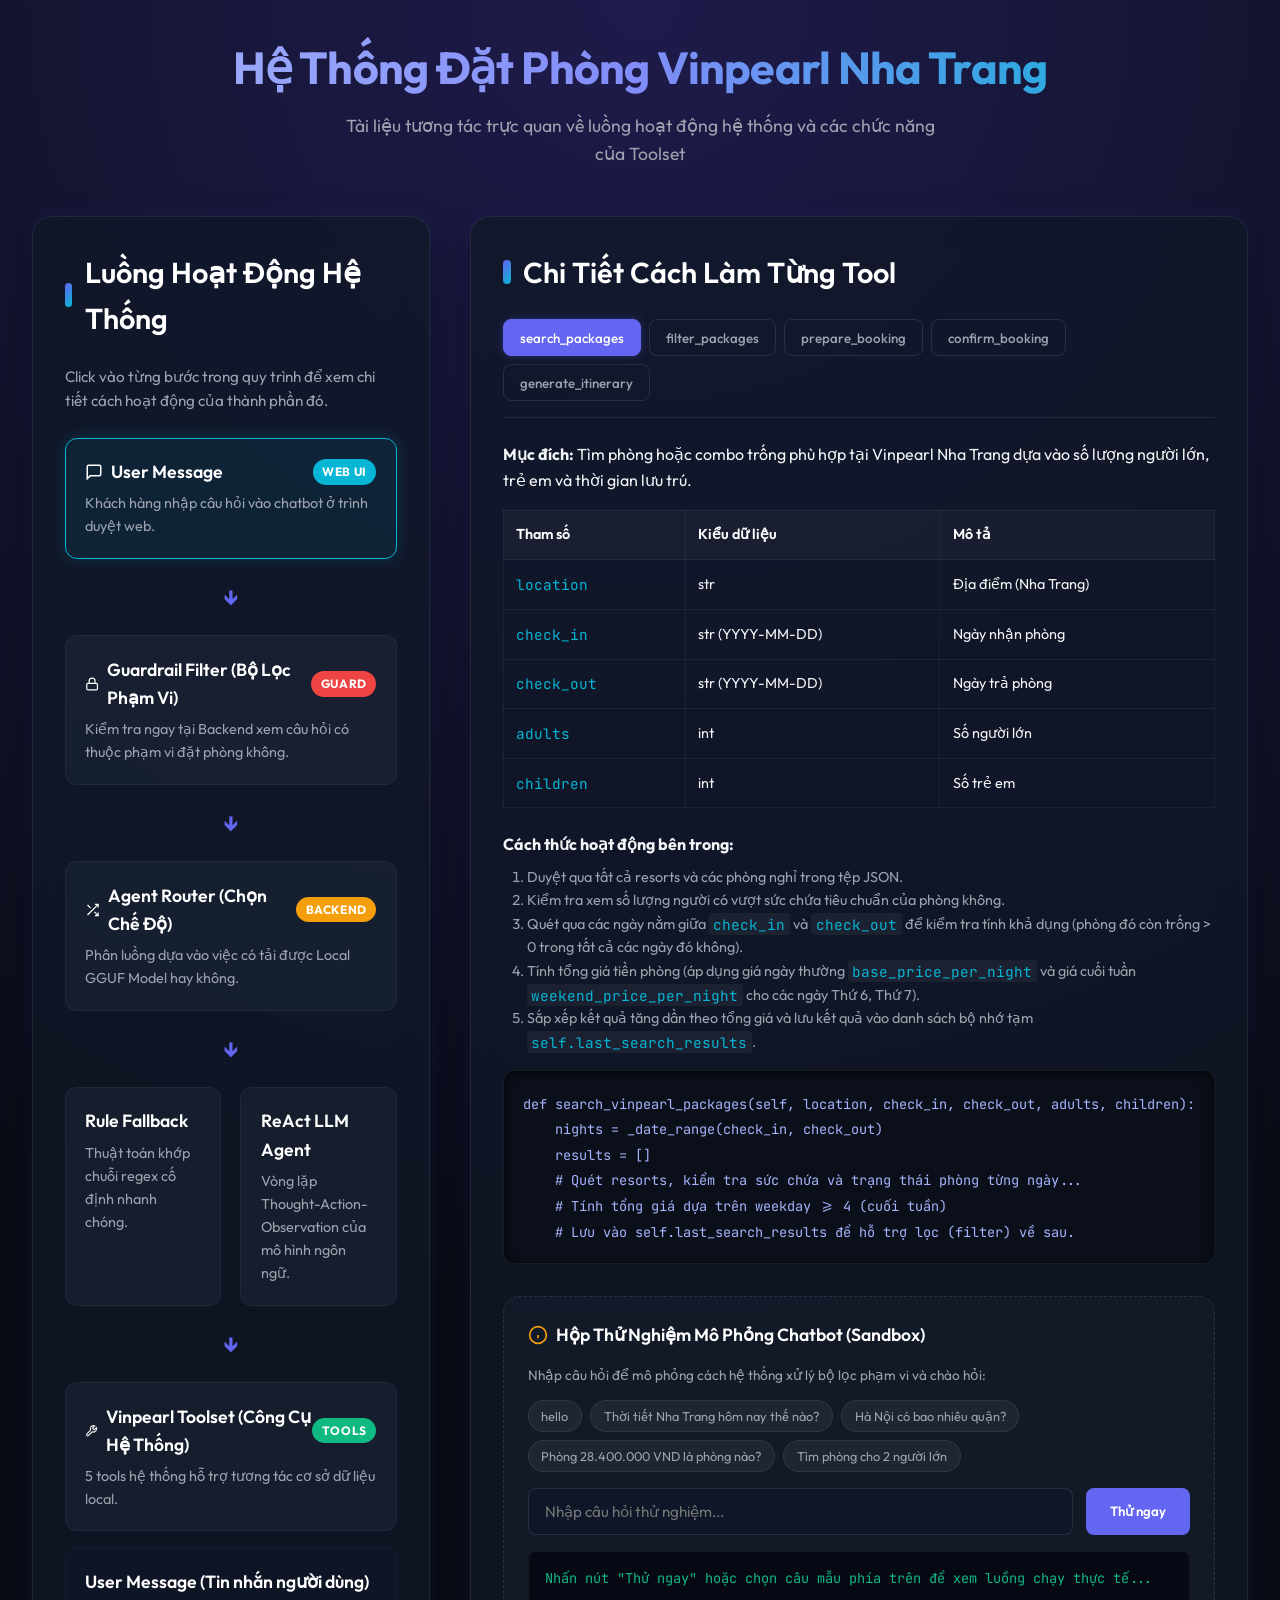
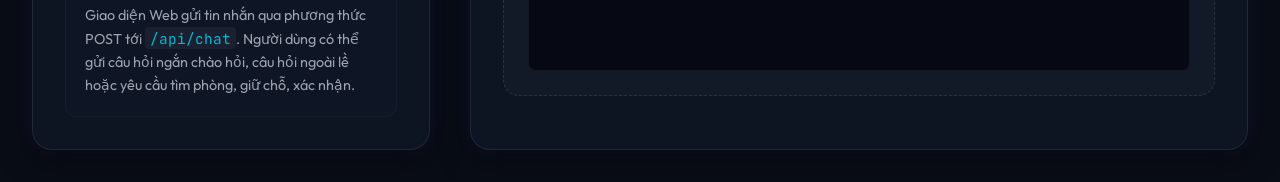
<file: system_flowchart_and_tools.html>
<!DOCTYPE html>
<html lang="vi">
<head>
  <meta charset="UTF-8">
  <meta name="viewport" content="width=device-width, initial-scale=1.0">
  <title>Vinpearl Agent System Flow & Tools Guide</title>
  <link rel="preconnect" href="https://fonts.googleapis.com">
  <link rel="preconnect" href="https://fonts.gstatic.com" crossorigin>
  <link href="https://fonts.googleapis.com/css2?family=JetBrains+Mono:wght@400;500;700&family=Outfit:wght@300;400;500;600;700&display=swap" rel="stylesheet">
  
  <style>
    :root {
      --bg-dark: #090d16;
      --bg-card: rgba(17, 24, 39, 0.75);
      --border-glow: rgba(99, 102, 241, 0.15);
      --text-main: #f3f4f6;
      --text-muted: #9ca3af;
      --primary: #6366f1;
      --primary-glow: rgba(99, 102, 241, 0.5);
      --secondary: #06b6d4;
      --accent: #10b981;
      --warning: #f59e0b;
      --danger: #ef4444;
      --code-bg: #0b0f19;
    }

    * {
      box-sizing: border-box;
      margin: 0;
      padding: 0;
      font-family: 'Outfit', sans-serif;
    }

    body {
      background: radial-gradient(circle at 50% 0%, #1e1b4b 0%, var(--bg-dark) 70%);
      color: var(--text-main);
      min-height: 100vh;
      padding: 2rem;
      line-height: 1.6;
    }

    header {
      text-align: center;
      margin-bottom: 3rem;
      position: relative;
    }

    header h1 {
      font-size: 2.8rem;
      font-weight: 700;
      background: linear-gradient(to right, #a5b4fc, #818cf8, #06b6d4);
      -webkit-background-clip: text;
      -webkit-text-fill-color: transparent;
      margin-bottom: 0.5rem;
      letter-spacing: -0.02em;
    }

    header p {
      font-size: 1.1rem;
      color: var(--text-muted);
      max-width: 600px;
      margin: 0 auto;
    }

    main {
      max-width: 1400px;
      margin: 0 auto;
      display: grid;
      grid-template-columns: 1.2fr 1fr;
      gap: 2.5rem;
    }

    @media (max-width: 1024px) {
      main {
        grid-template-columns: 1fr;
      }
    }

    .card {
      background: var(--bg-card);
      backdrop-filter: blur(16px);
      border: 1px solid rgba(255, 255, 255, 0.08);
      border-radius: 20px;
      padding: 2rem;
      box-shadow: 0 10px 30px rgba(0, 0, 0, 0.5), 0 0 20px var(--border-glow);
      transition: border-color 0.3s ease, box-shadow 0.3s ease;
    }

    .card:hover {
      border-color: rgba(99, 102, 241, 0.3);
      box-shadow: 0 10px 30px rgba(0, 0, 0, 0.6), 0 0 25px rgba(99, 102, 241, 0.15);
    }

    h2 {
      font-size: 1.8rem;
      font-weight: 600;
      margin-bottom: 1.5rem;
      display: flex;
      align-items: center;
      gap: 0.8rem;
      color: #fff;
    }

    h2 span {
      background: linear-gradient(135deg, var(--primary), var(--secondary));
      width: 8px;
      height: 24px;
      display: inline-block;
      border-radius: 4px;
    }

    /* Flowchart CSS and Styling */
    .flowchart-container {
      display: flex;
      flex-direction: column;
      gap: 1.2rem;
      position: relative;
    }

    .flow-node {
      background: rgba(30, 41, 59, 0.5);
      border: 1px solid rgba(255, 255, 255, 0.05);
      border-radius: 12px;
      padding: 1.2rem;
      transition: all 0.3s ease;
      cursor: pointer;
      position: relative;
    }

    .flow-node:hover {
      background: rgba(30, 41, 59, 0.8);
      transform: translateY(-2px);
      border-color: var(--primary);
    }

    .flow-node.active {
      border-color: var(--secondary);
      box-shadow: 0 0 15px rgba(6, 182, 212, 0.2);
      background: rgba(6, 182, 212, 0.08);
    }

    .node-header {
      display: flex;
      justify-content: space-between;
      align-items: center;
      margin-bottom: 0.4rem;
    }

    .node-title {
      font-weight: 600;
      font-size: 1.1rem;
      color: #fff;
      display: flex;
      align-items: center;
      gap: 0.5rem;
    }

    .node-badge {
      font-size: 0.75rem;
      font-weight: 700;
      text-transform: uppercase;
      padding: 0.2rem 0.6rem;
      border-radius: 20px;
      background: var(--primary);
      color: #fff;
      letter-spacing: 0.05em;
    }

    .node-desc {
      font-size: 0.9rem;
      color: var(--text-muted);
    }

    .flow-arrow {
      align-self: center;
      color: var(--primary);
      font-size: 1.5rem;
      font-weight: bold;
      animation: pulse 2s infinite;
    }

    .branch-container {
      display: grid;
      grid-template-columns: 1fr 1fr;
      gap: 1.2rem;
    }

    @media (max-width: 600px) {
      .branch-container {
        grid-template-columns: 1fr;
      }
    }

    /* Tabs for Tool Guide */
    .tab-container {
      display: flex;
      gap: 0.5rem;
      flex-wrap: wrap;
      margin-bottom: 1.5rem;
      border-bottom: 1px solid rgba(255, 255, 255, 0.08);
      padding-bottom: 1rem;
    }

    .tab-button {
      background: transparent;
      border: 1px solid rgba(255, 255, 255, 0.1);
      border-radius: 8px;
      padding: 0.6rem 1rem;
      color: var(--text-muted);
      cursor: pointer;
      font-weight: 500;
      transition: all 0.2s ease;
    }

    .tab-button:hover {
      background: rgba(255, 255, 255, 0.05);
      color: #fff;
    }

    .tab-button.active {
      background: var(--primary);
      border-color: var(--primary);
      color: #fff;
      box-shadow: 0 0 10px rgba(99, 102, 241, 0.3);
    }

    .tool-content {
      display: none;
      animation: fadeIn 0.4s ease;
    }

    .tool-content.active {
      display: block;
    }

    .tool-info {
      margin-bottom: 1.5rem;
    }

    .tool-param-table {
      width: 100%;
      border-collapse: collapse;
      margin-top: 1rem;
      font-size: 0.9rem;
    }

    .tool-param-table th, .tool-param-table td {
      border: 1px solid rgba(255, 255, 255, 0.05);
      padding: 0.8rem;
      text-align: left;
    }

    .tool-param-table th {
      background: rgba(255, 255, 255, 0.03);
      color: #fff;
      font-weight: 600;
    }

    .tool-param-table td.code-font {
      font-family: 'JetBrains Mono', monospace;
      color: var(--secondary);
    }

    code {
      font-family: 'JetBrains Mono', monospace;
      font-size: 0.9rem;
      background: rgba(255, 255, 255, 0.05);
      padding: 0.1rem 0.3rem;
      border-radius: 4px;
      color: var(--secondary);
    }

    pre {
      background: var(--code-bg);
      border: 1px solid rgba(255, 255, 255, 0.05);
      border-radius: 12px;
      padding: 1.2rem;
      overflow-x: auto;
      margin-top: 1rem;
      box-shadow: inset 0 2px 8px rgba(0,0,0,0.8);
    }

    pre code {
      background: transparent;
      padding: 0;
      color: #a5b4fc;
      font-size: 0.85rem;
      line-height: 1.5;
    }

    /* Sandbox Simulator */
    .sandbox-panel {
      margin-top: 2rem;
      background: rgba(30, 41, 59, 0.3);
      border: 1px dashed rgba(255, 255, 255, 0.1);
      border-radius: 16px;
      padding: 1.5rem;
    }

    .sandbox-header {
      font-size: 1.1rem;
      font-weight: 600;
      margin-bottom: 1rem;
      color: #fff;
      display: flex;
      align-items: center;
      gap: 0.5rem;
    }

    .sandbox-header svg {
      color: var(--warning);
    }

    .sandbox-input-group {
      display: flex;
      gap: 0.8rem;
      margin-bottom: 1rem;
    }

    .sandbox-input {
      flex: 1;
      background: rgba(15, 23, 42, 0.8);
      border: 1px solid rgba(255, 255, 255, 0.1);
      border-radius: 8px;
      padding: 0.8rem 1rem;
      color: #fff;
      font-size: 0.95rem;
      transition: all 0.2s ease;
    }

    .sandbox-input:focus {
      outline: none;
      border-color: var(--secondary);
      box-shadow: 0 0 8px rgba(6, 182, 212, 0.3);
    }

    .sandbox-btn {
      background: var(--primary);
      border: none;
      border-radius: 8px;
      padding: 0.8rem 1.5rem;
      color: #fff;
      font-weight: 600;
      cursor: pointer;
      transition: all 0.2s ease;
    }

    .sandbox-btn:hover {
      background: #4f46e5;
      transform: translateY(-1px);
    }

    .sandbox-output {
      background: #060913;
      border: 1px solid rgba(255, 255, 255, 0.05);
      border-radius: 8px;
      padding: 1rem;
      font-family: 'JetBrains Mono', monospace;
      font-size: 0.85rem;
      min-height: 120px;
      white-space: pre-wrap;
      color: #10b981;
    }

    .sandbox-suggestions {
      display: flex;
      flex-wrap: wrap;
      gap: 0.5rem;
      margin-bottom: 1rem;
    }

    .suggestion-badge {
      font-size: 0.8rem;
      background: rgba(255, 255, 255, 0.05);
      border: 1px solid rgba(255, 255, 255, 0.08);
      border-radius: 20px;
      padding: 0.3rem 0.8rem;
      cursor: pointer;
      transition: all 0.2s ease;
      color: var(--text-muted);
    }

    .suggestion-badge:hover {
      background: rgba(99, 102, 241, 0.1);
      border-color: var(--primary);
      color: #fff;
    }

    /* Key Animations */
    @keyframes pulse {
      0%, 100% {
        transform: translateY(0);
        opacity: 0.6;
      }
      50% {
        transform: translateY(4px);
        opacity: 1;
      }
    }

    @keyframes fadeIn {
      from {
        opacity: 0;
        transform: translateY(10px);
      }
      to {
        opacity: 1;
        transform: translateY(0);
      }
    }

    /* Flowchart Connection lines using SVGs */
    .side-detail {
      background: rgba(15, 23, 42, 0.4);
      border-radius: 12px;
      padding: 1.2rem;
      margin-top: 1rem;
      border: 1px solid rgba(255, 255, 255, 0.03);
      display: none;
      animation: fadeIn 0.3s ease;
    }

    .side-detail.active {
      display: block;
    }

    .side-detail h3 {
      font-size: 1.1rem;
      font-weight: 600;
      color: #fff;
      margin-bottom: 0.5rem;
    }

    .side-detail p {
      font-size: 0.9rem;
      color: var(--text-muted);
    }
  </style>
</head>
<body>

  <header>
    <h1>Hệ Thống Đặt Phòng Vinpearl Nha Trang</h1>
    <p>Tài liệu tương tác trực quan về luồng hoạt động hệ thống và các chức năng của Toolset</p>
  </header>

  <main>
    <!-- Column 1: Interactive System Flowchart -->
    <section class="card">
      <h2><span></span>Luồng Hoạt Động Hệ Thống</h2>
      <p style="font-size: 0.95rem; color: var(--text-muted); margin-bottom: 1.5rem;">
        Click vào từng bước trong quy trình để xem chi tiết cách hoạt động của thành phần đó.
      </p>

      <div class="flowchart-container">
        <!-- Node 1 -->
        <div class="flow-node active" onclick="showNodeDetail('user-input')">
          <div class="node-header">
            <div class="node-title">
              <svg width="18" height="18" viewBox="0 0 24 24" fill="none" stroke="currentColor" stroke-width="2"><path d="M21 15a2 2 0 0 1-2 2H7l-4 4V5a2 2 0 0 1 2-2h14a2 2 0 0 1 2 2z"></path></svg>
              User Message
            </div>
            <div class="node-badge" style="background: var(--secondary)">Web UI</div>
          </div>
          <p class="node-desc">Khách hàng nhập câu hỏi vào chatbot ở trình duyệt web.</p>
        </div>

        <div class="flow-arrow">↓</div>

        <!-- Node 2 -->
        <div class="flow-node" onclick="showNodeDetail('guardrail-filter')">
          <div class="node-header">
            <div class="node-title">
              <svg width="18" height="18" viewBox="0 0 24 24" fill="none" stroke="currentColor" stroke-width="2"><rect x="3" y="11" width="18" height="11" rx="2" ry="2"></rect><path d="M7 11V7a5 5 0 0 1 10 0v4"></path></svg>
              Guardrail Filter (Bộ Lọc Phạm Vi)
            </div>
            <div class="node-badge" style="background: var(--danger)">Guard</div>
          </div>
          <p class="node-desc">Kiểm tra ngay tại Backend xem câu hỏi có thuộc phạm vi đặt phòng không.</p>
        </div>

        <div class="flow-arrow">↓</div>

        <!-- Node 3 -->
        <div class="flow-node" onclick="showNodeDetail('router')">
          <div class="node-header">
            <div class="node-title">
              <svg width="18" height="18" viewBox="0 0 24 24" fill="none" stroke="currentColor" stroke-width="2"><polyline points="16 3 21 3 21 8"></polyline><line x1="4" y1="20" x2="21" y2="3"></line><polyline points="21 16 21 21 16 21"></polyline><line x1="15" y1="15" x2="21" y2="21"></line><line x1="4" y1="4" x2="9" y2="9"></line></svg>
              Agent Router (Chọn Chế Độ)
            </div>
            <div class="node-badge" style="background: var(--warning)">Backend</div>
          </div>
          <p class="node-desc">Phân luồng dựa vào việc có tải được Local GGUF Model hay không.</p>
        </div>

        <div class="flow-arrow">↓</div>

        <!-- Node 4 & 5 (Branch) -->
        <div class="branch-container">
          <div class="flow-node" onclick="showNodeDetail('rule-fallback')">
            <div class="node-header">
              <div class="node-title">Rule Fallback</div>
            </div>
            <p class="node-desc">Thuật toán khớp chuỗi regex cố định nhanh chóng.</p>
          </div>
          <div class="flow-node" onclick="showNodeDetail('react-agent')">
            <div class="node-header">
              <div class="node-title">ReAct LLM Agent</div>
            </div>
            <p class="node-desc">Vòng lặp Thought-Action-Observation của mô hình ngôn ngữ.</p>
          </div>
        </div>

        <div class="flow-arrow">↓</div>

        <!-- Node 6 -->
        <div class="flow-node" onclick="showNodeDetail('toolset')">
          <div class="node-header">
            <div class="node-title">
              <svg width="18" height="18" viewBox="0 0 24 24" fill="none" stroke="currentColor" stroke-width="2"><path d="M14.7 6.3a1 1 0 0 0 0 1.4l1.6 1.6a1 1 0 0 0 1.4 0l3.77-3.77a6 6 0 0 1-7.94 7.94l-6.91 6.91a2.12 2.12 0 0 1-3-3l6.91-6.91a6 6 0 0 1 7.94-7.94l-3.76 3.76z"></path></svg>
              Vinpearl Toolset (Công Cụ Hệ Thống)
            </div>
            <div class="node-badge" style="background: var(--accent)">Tools</div>
          </div>
          <p class="node-desc">5 tools hệ thống hỗ trợ tương tác cơ sở dữ liệu local.</p>
        </div>
      </div>

      <!-- Node Details Container (Dynamic) -->
      <div id="user-input-detail" class="side-detail active">
        <h3>User Message (Tin nhắn người dùng)</h3>
        <p>Giao diện Web gửi tin nhắn qua phương thức POST tới <code>/api/chat</code>. Người dùng có thể gửi câu hỏi ngắn chào hỏi, câu hỏi ngoài lề hoặc yêu cầu tìm phòng, giữ chỗ, xác nhận.</p>
      </div>

      <div id="guardrail-filter-detail" class="side-detail">
        <h3>Guardrail Filter (Bộ Lọc Phạm Vi & Phân Loại Cố Định)</h3>
        <p>Hệ thống sẽ thực hiện khớp chuỗi nhanh (Regex và so sánh bộ từ khóa) trước khi gọi LLM:</p>
        <ul style="margin-left: 1.5rem; margin-top: 0.5rem; font-size: 0.9rem; color: var(--text-muted);">
          <li><strong>Chào hỏi thuần túy:</strong> Nếu chỉ gửi "hello", "chào bạn", bot sẽ chào lại kèm theo mô tả phạm vi của mình ngay lập tức.</li>
          <li><strong>Truy vấn mã phòng/giá cụ thể:</strong> Nếu hỏi giá phòng đã có trong danh sách tìm kiếm trước đó, hệ thống sẽ trích xuất số tiền/mã phòng và mô tả trực tiếp mà không cần chạy mô hình ngôn ngữ.</li>
          <li><strong>Ngoài phạm vi:</strong> Nếu hỏi thời tiết, lịch sử, toán học... hệ thống sẽ trả về câu từ chối mẫu để bảo đảm tính chính xác 100%.</li>
        </ul>
      </div>

      <div id="router-detail" class="side-detail">
        <h3>Agent Router (Trình Điều Hướng Tác Vụ)</h3>
        <p>Tùy thuộc vào sự hiện diện của tệp mô hình GGUF local <code>Phi-3-mini-4k-instruct-q4.gguf</code> tại thư mục <code>models/</code>:</p>
        <ul style="margin-left: 1.5rem; margin-top: 0.5rem; font-size: 0.9rem; color: var(--text-muted);">
          <li>Nếu có mô hình, bot sẽ khởi tạo <code>LocalProvider</code> và chạy vòng lặp suy luận ReAct.</li>
          <li>Nếu không có mô hình, bot tự động hạ cấp xuống luồng xử lý bằng luật (RuleBasedVinpearlAgent) để kiểm thử và phát triển nhanh.</li>
        </ul>
      </div>

      <div id="rule-fallback-detail" class="side-detail">
        <h3>Rule Fallback (Bản Rút Gọn Bằng Luật)</h3>
        <p>Nếu ở chế độ Rule-based, hệ thống tự động bóc tách các trường thông tin thông qua biểu thức chính quy (Regex):</p>
        <ul style="margin-left: 1.5rem; margin-top: 0.5rem; font-size: 0.9rem; color: var(--text-muted);">
          <li>Trích xuất ngày tháng (định dạng YYYY-MM-DD hoặc DD/MM/YYYY)</li>
          <li>Trích xuất số lượng người lớn, trẻ em.</li>
          <li>Trích xuất giá tối đa (dưới 6 triệu, không quá 10 triệu...).</li>
          <li>Tự động gọi các API local trong Toolset tương tự như Agent nhưng theo kịch bản cứng vững.</li>
        </ul>
      </div>

      <div id="react-agent-detail" class="side-detail">
        <h3>ReAct LLM Agent (Tác Tử Suy Luận Thông Minh)</h3>
        <p>Sử dụng mô hình ngôn ngữ kết hợp với định dạng phản hồi quy chuẩn:</p>
        <ul style="margin-left: 1.5rem; margin-top: 0.5rem; font-size: 0.9rem; color: var(--text-muted);">
          <li><strong>Thought:</strong> LLM viết ra suy nghĩ để chuẩn bị bước tiếp theo.</li>
          <li><strong>Action:</strong> LLM phát ra lời gọi hàm (ví dụ: <code>search_vinpearl_packages(location="Nha Trang", ...)</code>).</li>
          <li><strong>Observation:</strong> Backend bắt được cú pháp Action, chạy code Python thật và đưa kết quả trả lại vào prompt của LLM.</li>
          <li>Quá trình lặp lại tối đa 6 bước trước khi kết luận bằng <strong>Final Answer:</strong>.</li>
        </ul>
      </div>

      <div id="toolset-detail" class="side-detail">
        <h3>Vinpearl Toolset (Tệp tin Công Cụ Đăng Ký)</h3>
        <p>Đây là tập hợp các API thật kết nối trực tiếp với Cơ sở dữ liệu Inventory dạng JSON. Tác tử LLM hoặc Công cụ so khớp luật đều giao tiếp qua các phương thức Python cụ thể tại đây để cập nhật số lượng phòng và lấy kết quả trả về cho khách.</p>
      </div>

    </section>

    <!-- Column 2: Tool Guide & Sandbox -->
    <section class="card">
      <h2><span></span>Chi Tiết Cách Làm Từng Tool</h2>
      
      <div class="tab-container">
        <button class="tab-button active" onclick="switchToolTab('search')">search_packages</button>
        <button class="tab-button" onclick="switchToolTab('filter')">filter_packages</button>
        <button class="tab-button" onclick="switchToolTab('prepare')">prepare_booking</button>
        <button class="tab-button" onclick="switchToolTab('confirm')">confirm_booking</button>
        <button class="tab-button" onclick="switchToolTab('itinerary')">generate_itinerary</button>
      </div>

      <!-- Tab 1: Search -->
      <div id="tool-search" class="tool-content active">
        <div class="tool-info">
          <p><strong>Mục đích:</strong> Tìm phòng hoặc combo trống phù hợp tại Vinpearl Nha Trang dựa vào số lượng người lớn, trẻ em và thời gian lưu trú.</p>
          <table class="tool-param-table">
            <tr><th>Tham số</th><th>Kiểu dữ liệu</th><th>Mô tả</th></tr>
            <tr><td class="code-font">location</td><td>str</td><td>Địa điểm (Nha Trang)</td></tr>
            <tr><td class="code-font">check_in</td><td>str (YYYY-MM-DD)</td><td>Ngày nhận phòng</td></tr>
            <tr><td class="code-font">check_out</td><td>str (YYYY-MM-DD)</td><td>Ngày trả phòng</td></tr>
            <tr><td class="code-font">adults</td><td>int</td><td>Số người lớn</td></tr>
            <tr><td class="code-font">children</td><td>int</td><td>Số trẻ em</td></tr>
          </table>
        </div>
        <p><strong>Cách thức hoạt động bên trong:</strong></p>
        <ol style="margin-left: 1.5rem; margin-top: 0.5rem; font-size: 0.9rem; color: var(--text-muted);">
          <li>Duyệt qua tất cả resorts và các phòng nghỉ trong tệp JSON.</li>
          <li>Kiểm tra xem số lượng người có vượt sức chứa tiêu chuẩn của phòng không.</li>
          <li>Quét qua các ngày nằm giữa <code>check_in</code> và <code>check_out</code> để kiểm tra tính khả dụng (phòng đó còn trống &gt; 0 trong tất cả các ngày đó không).</li>
          <li>Tính tổng giá tiền phòng (áp dụng giá ngày thường <code>base_price_per_night</code> và giá cuối tuần <code>weekend_price_per_night</code> cho các ngày Thứ 6, Thứ 7).</li>
          <li>Sắp xếp kết quả tăng dần theo tổng giá và lưu kết quả vào danh sách bộ nhớ tạm <code>self.last_search_results</code>.</li>
        </ol>
        <pre><code>def search_vinpearl_packages(self, location, check_in, check_out, adults, children):
    nights = _date_range(check_in, check_out)
    results = []
    # Quét resorts, kiểm tra sức chứa và trạng thái phòng từng ngày...
    # Tính tổng giá dựa trên weekday >= 4 (cuối tuần)
    # Lưu vào self.last_search_results để hỗ trợ lọc (filter) về sau.</code></pre>
      </div>

      <!-- Tab 2: Filter -->
      <div id="tool-filter" class="tool-content">
        <div class="tool-info">
          <p><strong>Mục đích:</strong> Lọc danh sách phòng tìm được gần nhất theo giá tối đa và các dịch vụ tiện ích đi kèm (ví dụ: VinWonders, Ăn 3 bữa).</p>
          <table class="tool-param-table">
            <tr><th>Tham số</th><th>Kiểu dữ liệu</th><th>Mô tả</th></tr>
            <tr><td class="code-font">includes</td><td>list[str]</td><td>Các dịch vụ cần có (ví dụ: ["VinWonders"])</td></tr>
            <tr><td class="code-font">max_price</td><td>int | None</td><td>Ngưỡng giá tối đa (VND)</td></tr>
          </table>
        </div>
        <p><strong>Cách thức hoạt động bên trong:</strong></p>
        <ol style="margin-left: 1.5rem; margin-top: 0.5rem; font-size: 0.9rem; color: var(--text-muted);">
          <li>Lấy dữ liệu nguồn từ <code>self.last_search_results</code> (kết quả của lượt tìm kiếm gần nhất).</li>
          <li>Chuẩn hóa chữ viết của các tiện ích và so khớp để đảm bảo tất cả các tiện ích bắt buộc trong <code>includes</code> đều có mặt trong trường <code>includes</code> của phòng đó.</li>
          <li>Nếu có cung cấp <code>max_price</code>, loại bỏ các phòng có tổng giá vượt quá giới hạn này.</li>
          <li>Lưu kết quả đã lọc vào <code>self.last_filtered_results</code> để chuẩn bị cho bước đặt phòng tiếp theo.</li>
        </ol>
        <pre><code>def filter_packages(self, includes, max_price=None):
    source = self.last_search_results
    results = []
    for package in source:
        # Khớp chữ viết thường không dấu
        # Kiểm tra tổng giá <= max_price
    self.last_filtered_results = results</code></pre>
      </div>

      <!-- Tab 3: Prepare -->
      <div id="tool-prepare" class="tool-content">
        <div class="tool-info">
          <p><strong>Mục đích:</strong> Tạo yêu cầu đặt phòng tạm tính (giữ chỗ) cho gói phòng đã chọn để chờ khách xác nhận lần cuối.</p>
          <table class="tool-param-table">
            <tr><th>Tham số</th><th>Kiểu dữ liệu</th><th>Mô tả</th></tr>
            <tr><td class="code-font">package_code</td><td>str</td><td>Mã gói phòng cần giữ (ví dụ: FAM-SUITE-VW)</td></tr>
            <tr><td class="code-font">guest_name</td><td>str</td><td>Tên khách hàng đặt phòng</td></tr>
          </table>
        </div>
        <p><strong>Cách thức hoạt động bên trong:</strong></p>
        <ol style="margin-left: 1.5rem; margin-top: 0.5rem; font-size: 0.9rem; color: var(--text-muted);">
          <li>Tìm gói phòng trong <code>self.last_filtered_results</code> hoặc <code>self.last_search_results</code> dựa vào <code>package_code</code>.</li>
          <li>Kiểm tra trạng thái phòng hiện tại trực tiếp từ file dữ liệu gốc để chắc chắn phòng vẫn còn trống.</li>
          <li>Tạo một mã đặt phòng tạm thời dưới dạng <code>VP-YYYYMMDDHHMMSS</code>.</li>
          <li>Lưu thông tin tạm thời này vào <code>self.pending_booking</code> kèm theo trạng thái <code>pending_confirmation</code>.</li>
          <li>Trả về thông điệp thông báo đã tạo giữ chỗ và yêu cầu LLM hỏi khách hàng có muốn chốt/xác nhận đặt hay không.</li>
        </ol>
        <pre><code>def prepare_booking(self, package_code, guest_name):
    package = self._find_package(package_code)
    # Kiểm tra số lượng trống mới nhất...
    booking_id = f"VP-{datetime.now().strftime('%Y%m%d%H%M%S')}"
    self.pending_booking = {
        "booking_id": booking_id,
        "status": "pending_confirmation",
        "package": package
    }</code></pre>
      </div>

      <!-- Tab 4: Confirm -->
      <div id="tool-confirm" class="tool-content">
        <div class="tool-info">
          <p><strong>Mục đích:</strong> Xác nhận đặt phòng chính thức, tiến hành trừ phòng trong kho dữ liệu và ghi nhận booking thành công.</p>
          <table class="tool-param-table">
            <tr><th>Tham số</th><th>Kiểu dữ liệu</th><th>Mô tả</th></tr>
            <tr><td class="code-font">booking_id</td><td>str</td><td>Mã booking tạm thời cần xác nhận</td></tr>
            <tr><td class="code-font">user_message</td><td>str</td><td>Đoạn chat chứa ý định xác nhận của khách</td></tr>
          </table>
        </div>
        <p><strong>Cách thức hoạt động bên trong:</strong></p>
        <ol style="margin-left: 1.5rem; margin-top: 0.5rem; font-size: 0.9rem; color: var(--text-muted);">
          <li>Xác thực xem có tồn tại <code>self.pending_booking</code> với mã tương ứng không.</li>
          <li>Kiểm tra xem trong tin nhắn <code>user_message</code> của người dùng có chứa từ khóa xác nhận thuộc danh sách <code>CONFIRM_KEYWORDS</code> (như "xác nhận đặt", "đồng ý", "chốt", "confirm") hay không.</li>
          <li>Nếu đồng ý, kiểm tra số phòng trống thực tế một lần nữa.</li>
          <li>Trừ số lượng phòng khả dụng (available) đi 1 đơn vị cho tất cả các ngày lưu trú trong cơ sở dữ liệu và chuyển trạng thái phòng sang <code>sold_out</code> hoặc <code>limited</code> nếu đạt ngưỡng.</li>
          <li>Ghi đè cập nhật lại file JSON cơ sở dữ liệu local (<code>_persist_inventory</code>), chuyển booking tạm vào danh sách <code>confirmed_bookings</code>, và giải phóng <code>pending_booking</code> về <code>None</code>.</li>
        </ol>
        <pre><code>def confirm_booking(self, booking_id, user_message):
    # Khớp CONFIRM_KEYWORDS trong user_message
    # Giảm số lượng trống trong tệp JSON cho từng ngày lưu trú
    self._decrement_inventory(booking['package'])
    self._persist_inventory() # Ghi đè cập nhật file JSON database
    self.confirmed_bookings.append(booking)</code></pre>
      </div>

      <!-- Tab 5: Itinerary -->
      <div id="tool-itinerary" class="tool-content">
        <div class="tool-info">
          <p><strong>Mục đích:</strong> Tạo lịch trình du lịch gợi ý cho khách hàng nghỉ dưỡng dựa trên số lượng ngày và các hoạt động vui chơi chính.</p>
          <table class="tool-param-table">
            <tr><th>Tham số</th><th>Kiểu dữ liệu</th><th>Mô tả</th></tr>
            <tr><td class="code-font">duration_days</td><td>int</td><td>Số ngày của chuyến đi (số đêm + 1)</td></tr>
            <tr><td class="code-font">location</td><td>str</td><td>Địa điểm khách sạn nghỉ dưỡng</td></tr>
            <tr><td class="code-font">key_activities</td><td>list[str]</td><td>Các hoạt động chính (như VinWonders, xem Tata Show)</td></tr>
          </table>
        </div>
        <p><strong>Cách thức hoạt động bên trong:</strong></p>
        <ol style="margin-left: 1.5rem; margin-top: 0.5rem; font-size: 0.9rem; color: var(--text-muted);">
          <li>Phân tích độ dài chuyến đi để dựng khung mẫu lịch trình (1 ngày, 2 ngày hoặc 3 ngày).</li>
          <li>Đưa các hoạt động nổi bật vào các khoảng thời gian thích hợp (Ví dụ: 19:30 xem Tata Show nếu trong danh sách hoạt động có chứa "tata").</li>
          <li>Ghép nối các chuỗi văn bản thành một lịch trình chi tiết từng ngày và trả về để đưa vào lời phản hồi của Chatbot.</li>
        </ol>
        <pre><code>def generate_itinerary(self, duration_days, location, key_activities):
    # Tạo chuỗi văn bản mô tả hoạt động từng ngày dựa trên duration_days
    # Đưa các hoạt động nổi bật như VinWonders, Tata Show vào các ngày phù hợp.</code></pre>
      </div>

      <!-- Interactive Sandbox Simulator -->
      <div class="sandbox-panel">
        <div class="sandbox-header">
          <svg width="20" height="20" viewBox="0 0 24 24" fill="none" stroke="currentColor" stroke-width="2"><circle cx="12" cy="12" r="10"></circle><line x1="12" y1="16" x2="12" y2="12"></line><line x1="12" y1="8" x2="12.01" y2="8"></line></svg>
          Hộp Thử Nghiệm Mô Phỏng Chatbot (Sandbox)
        </div>
        <p style="font-size: 0.85rem; color: var(--text-muted); margin-bottom: 0.8rem;">
          Nhập câu hỏi để mô phỏng cách hệ thống xử lý bộ lọc phạm vi và chào hỏi:
        </p>

        <div class="sandbox-suggestions">
          <span class="suggestion-badge" onclick="setSandboxInput('hello')">hello</span>
          <span class="suggestion-badge" onclick="setSandboxInput('Thời tiết Nha Trang hôm nay thế nào?')">Thời tiết Nha Trang hôm nay thế nào?</span>
          <span class="suggestion-badge" onclick="setSandboxInput('Hà Nội có bao nhiêu quận?')">Hà Nội có bao nhiêu quận?</span>
          <span class="suggestion-badge" onclick="setSandboxInput('Phòng 28.400.000 VND là phòng nào?')">Phòng 28.400.000 VND là phòng nào?</span>
          <span class="suggestion-badge" onclick="setSandboxInput('Tìm phòng cho 2 người lớn')">Tìm phòng cho 2 người lớn</span>
        </div>

        <div class="sandbox-input-group">
          <input type="text" id="sandbox-input" class="sandbox-input" placeholder="Nhập câu hỏi thử nghiệm...">
          <button class="sandbox-btn" onclick="runSandboxSimulation()">Thử ngay</button>
        </div>

        <div id="sandbox-output" class="sandbox-output">Nhấn nút "Thử ngay" hoặc chọn câu mẫu phía trên để xem luồng chạy thực tế...</div>
      </div>
    </section>
  </main>

  <script>
    // Show Node Details on Flowchart Click
    function showNodeDetail(nodeId) {
      // Remove active class from all nodes
      document.querySelectorAll('.flow-node').forEach(node => {
        node.classList.remove('active');
      });
      // Add active class to clicked node
      event.currentTarget.classList.add('active');

      // Hide all details
      document.querySelectorAll('.side-detail').forEach(detail => {
        detail.classList.remove('active');
      });
      // Show clicked node detail
      const targetDetail = document.getElementById(nodeId + '-detail');
      if (targetDetail) {
        targetDetail.classList.add('active');
      }
    }

    // Switch Tool Tabs
    function switchToolTab(toolKey) {
      // Deactivate all tab buttons
      document.querySelectorAll('.tab-button').forEach(btn => {
        btn.classList.remove('active');
      });
      // Activate clicked button
      event.currentTarget.classList.add('active');

      // Hide all tool contents
      document.querySelectorAll('.tool-content').forEach(content => {
        content.classList.remove('active');
      });
      // Show corresponding content
      document.getElementById('tool-' + toolKey).classList.add('active');
    }

    // Set simulation input
    function setSandboxInput(text) {
      document.getElementById('sandbox-input').value = text;
      runSandboxSimulation();
    }

    // Normalize text helper for simulation
    function normalize(text) {
      const replacements = {
        "á": "a", "à": "a", "ả": "a", "ã": "a", "ạ": "a", "ă": "a", "ắ": "a", "ằ": "a", "ẳ": "a", "ẵ": "a", "ặ": "a", "â": "a", "ấ": "a", "ầ": "a", "ẩ": "a", "ẫ": "a", "ậ": "a",
        "đ": "d", "é": "e", "è": "e", "ẻ": "e", "ẽ": "e", "ẹ": "e", "ê": "e", "ế": "e", "ề": "e", "ể": "e", "ễ": "e", "ệ": "e",
        "í": "i", "ì": "i", "ỉ": "i", "ĩ": "i", "ị": "i", "ó": "o", "ò": "o", "ỏ": "o", "õ": "o", "ọ": "o", "ô": "o", "ố": "o", "ồ": "o", "ổ": "o", "ỗ": "o", "ộ": "o", "ơ": "o", "ớ": "o", "ờ": "o", "ở": "o", "ỡ": "o", "ợ": "o",
        "ú": "u", "ù": "u", "ủ": "u", "ũ": "u", "ụ": "u", "ư": "u", "ứ": "u", "ừ": "u", "ử": "u", "ữ": "u", "ự": "u", "ý": "y", "ỳ": "y", "ỷ": "y", "ỹ": "y", "ỵ": "y"
      };
      let result = text.toLowerCase();
      for (let key in replacements) {
        result = result.replaceAll(key, replacements[key]);
      }
      return result;
    }

    // Run Simulator
    function runSandboxSimulation() {
      const input = document.getElementById('sandbox-input').value.trim();
      const output = document.getElementById('sandbox-output');
      if (!input) {
        output.textContent = "Vui lòng nhập câu hỏi.";
        return;
      }

      const normalized = normalize(input).trim();
      const cleaned = normalized.replace(/[^\w\s]/g, " ");
      const words = new Set(cleaned.split(/\s+/));
      
      output.textContent = `[1] Nhận tin nhắn: "${input}"\n`;
      output.textContent += `[2] Chuẩn hóa chuỗi: "${normalized}"\n\n`;

      // 1. Check Greeting
      const greetings = ["chao", "hello", "hi", "helo", "xin chao", "chao ban", "chao ad", "chao bot"];
      let isPureGreeting = false;
      if (greetings.includes(normalized)) {
        isPureGreeting = true;
      } else {
        const wordsArr = normalized.split(/\s+/);
        if (wordsArr.length <= 2 && ["chao", "hello", "hi", "helo", "xin"].some(g => wordsArr.includes(g))) {
          const bookingKeywords = ["phong", "dat", "book", "tim", "gia", "combo"];
          if (!bookingKeywords.some(k => normalized.includes(k))) {
            isPureGreeting = true;
          }
        }
      }

      if (isPureGreeting) {
        output.textContent += `→ PHÁT HIỆN: Câu chào hỏi xã giao.\n`;
        output.textContent += `→ HÀNH ĐỘNG: Bỏ qua LLM, trả về câu chào định hướng ngay lập tức.\n\n`;
        output.textContent += `[KẾT QUẢ]: "Chào bạn! Tôi là trợ lý ảo chuyên hỗ trợ tìm phòng và đặt phòng tại Vinpearl Nha Trang. Bạn cần hỗ trợ tìm phòng hay đặt phòng cho thời gian nào ạ?"`;
        return;
      }

      // 2. Check specific price lookup
      let matchedPrice = null;
      if (normalized.includes("28.400.000") || normalized.includes("28400000")) {
        matchedPrice = 28400000;
      } else if (normalized.includes("9.600.000") || normalized.includes("9600000")) {
        matchedPrice = 9600000;
      }

      if (matchedPrice) {
        output.textContent += `→ PHÁT HIỆN: Truy vấn thông tin theo mức giá (${matchedPrice.toLocaleString('vi-VN')} VND).\n`;
        output.textContent += `→ HÀNH ĐỘNG: Truy xuất trực tiếp từ danh sách kết quả lưu tạm.\n\n`;
        if (matchedPrice === 28400000) {
          output.textContent += `[KẾT QUẢ]: "Phong co gia 28.400.000 VND trong danh sach lua chon phu hop gan nhat la:\nGoi VILLA-3BR-VW: Villa 3 phong ngu kem VinWonders tai Vinpearl Discovery Nha Trang | tong gia 28.400.000 VND | Bao gom: Phong o + An sang buffet + Ve VinWonders + Xe dien noi khu | Suc chua: 6 lon, 3 tre em."`;
        } else {
          output.textContent += `[KẾT QUẢ]: "Phong co gia 9.600.000 VND trong danh sach lua chon phu hop gan nhat la:\nGoi DLX-SEAVIEW-BB: Deluxe huong bien tai Vinpearl Resort Nha Trang | tong gia 9.600.000 VND | Bao gom: Phong o + An sang buffet | Suc chua: 2 lon, 2 tre em."`;
        }
        return;
      }

      // 3. Relevance check
      let isRelevant = false;
      const packageCodes = input.toUpperCase().match(/\b([A-Z0-9]+(?:-[A-Z0-9]+)+)\b/);
      if (packageCodes) {
        isRelevant = true;
      } else if (/\b\d[\d.,]{5,}\b/.test(normalized) || normalized.includes("trieu") || normalized.includes("million")) {
        isRelevant = true;
      } else {
        const singleWordKeywords = new Set([
          "phong", "dat", "book", "tim", "gia", "tien", "combo", "goi",
          "package", "villa", "suite", "deluxe", "resort", "hotel",
          "ngay", "dem", "khach", "confirm", "ok", "oke", "yep", "yes",
          "tata", "buffet", "vnd"
        ]);
        for (let word of words) {
          if (singleWordKeywords.has(word)) {
            isRelevant = true;
            break;
          }
        }
        if (!isRelevant) {
          const multiWordPhrases = [
            "check in", "check_in", "check out", "check_out", 
            "nguoi lon", "tre em", "khach san", "vinwonders", "vin wonders",
            "vui choi", "an sang", "an ba bua", "chi phi", "tra cuu", "kiem tra"
          ];
          for (let phrase of multi_word_phrases) {
            if (normalized.includes(phrase)) {
              isRelevant = true;
              break;
            }
          }
        }
      }

      if (!isRelevant) {
        output.textContent += `→ PHÁT HIỆN: Yêu cầu ngoài phạm vi hỗ trợ (Lọc vi phạm).\n`;
        output.textContent += `→ HÀNH ĐỘNG: Bỏ qua xử lý Agent, trả về câu từ chối lịch sự mẫu để bảo mật phạm vi.\n\n`;
        output.textContent += `[KẾT QUẢ]: "Xin lỗi, tôi là trợ lý ảo chuyên hỗ trợ tìm phòng và đặt phòng tại Vinpearl Nha Trang. Tôi không thể trả lời các câu hỏi ngoài phạm vi này."`;
      } else {
        output.textContent += `→ PHÁT HIỆN: Yêu cầu ĐÚNG PHẠM VI (Đặt phòng/Tìm phòng).\n`;
        output.textContent += `→ HÀNH ĐỘNG: Chuyển yêu cầu vào Agent để kích hoạt quy trình tìm kiếm/giữ chỗ.\n\n`;
        output.textContent += `[KẾT QUẢ TRUNG GIAN]: Agent bắt đầu gọi search_vinpearl_packages hoặc các tool tương ứng...`;
      }
    }
  </script>
</body>
</html>
</file>
